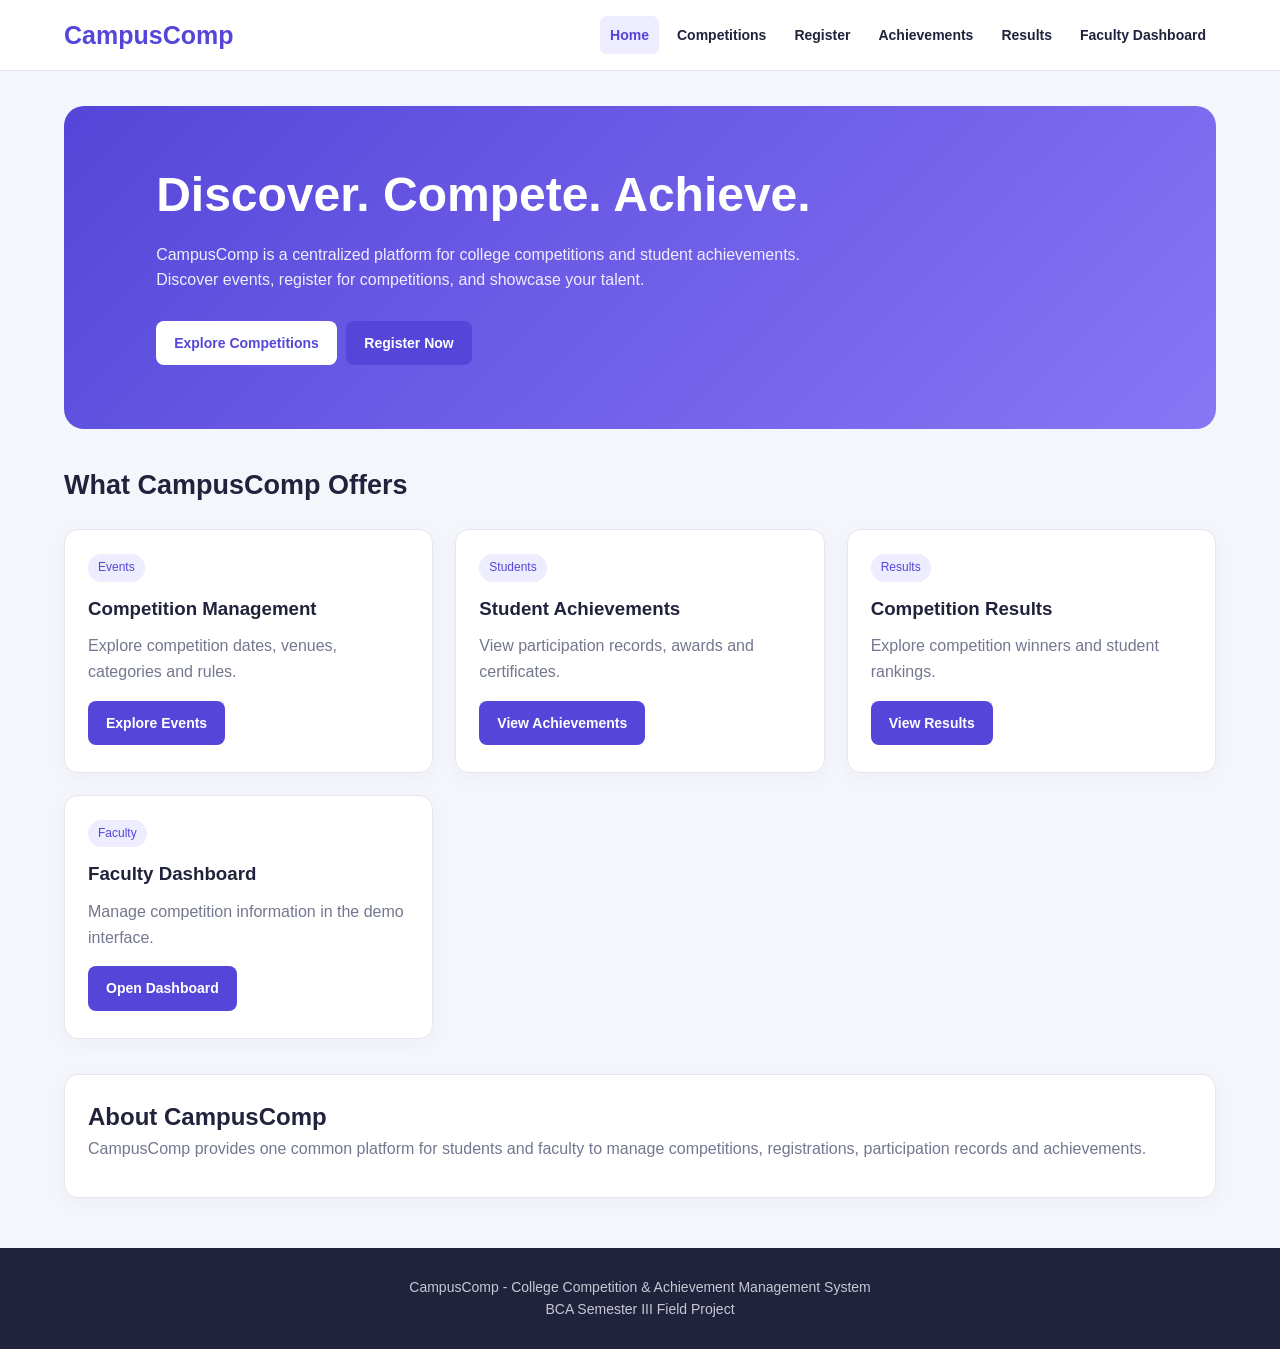
<file: index.html>
<!DOCTYPE html>
<html lang="en">
<head>
    <meta charset="UTF-8">
    <meta name="viewport" content="width=device-width, initial-scale=1.0">
    <title>CampusComp - Home</title>
    <link rel="stylesheet" href="style.css">
</head>
<body>

<nav class="navbar">
    <a class="logo" href="index.html">CampusComp</a>
    <div class="nav-links">
        <a class="active" href="index.html">Home</a>
        <a href="competitions.html">Competitions</a>
        <a href="register.html">Register</a>
        <a href="achievements.html">Achievements</a>
        <a href="results.html">Results</a>
        <a href="faculty.html">Faculty Dashboard</a>
    </div>
</nav>

<main class="container">
    <section class="hero">
        <h1>Discover. Compete. Achieve.</h1>
        <p>
            CampusComp is a centralized platform for college
            competitions and student achievements. Discover events,
            register for competitions, and showcase your talent.
        </p>
        <a href="competitions.html" class="btn btn-light">
            Explore Competitions
        </a>
        <a href="register.html" class="btn">
            Register Now
        </a>
    </section>

    <h2 class="section-title">What CampusComp Offers</h2>

    <section class="grid">
        <article class="card">
            <span class="tag">Events</span>
            <h3>Competition Management</h3>
            <p>Explore competition dates, venues, categories and rules.</p>
            <a href="competitions.html" class="btn">Explore Events</a>
        </article>

        <article class="card">
            <span class="tag">Students</span>
            <h3>Student Achievements</h3>
            <p>View participation records, awards and certificates.</p>
            <a href="achievements.html" class="btn">View Achievements</a>
        </article>

        <article class="card">
            <span class="tag">Results</span>
            <h3>Competition Results</h3>
            <p>Explore competition winners and student rankings.</p>
            <a href="results.html" class="btn">View Results</a>
        </article>

        <article class="card">
            <span class="tag">Faculty</span>
            <h3>Faculty Dashboard</h3>
            <p>Manage competition information in the demo interface.</p>
            <a href="faculty.html" class="btn">Open Dashboard</a>
        </article>
    </section>

    <section class="card">
        <h2>About CampusComp</h2>
        <p>
            CampusComp provides one common platform for students
            and faculty to manage competitions, registrations,
            participation records and achievements.
        </p>
    </section>
</main>

<footer class="footer">
    <p>CampusComp - College Competition &amp; Achievement Management System</p>
    <p>BCA Semester III Field Project</p>
</footer>

</body>
</html>
</file>
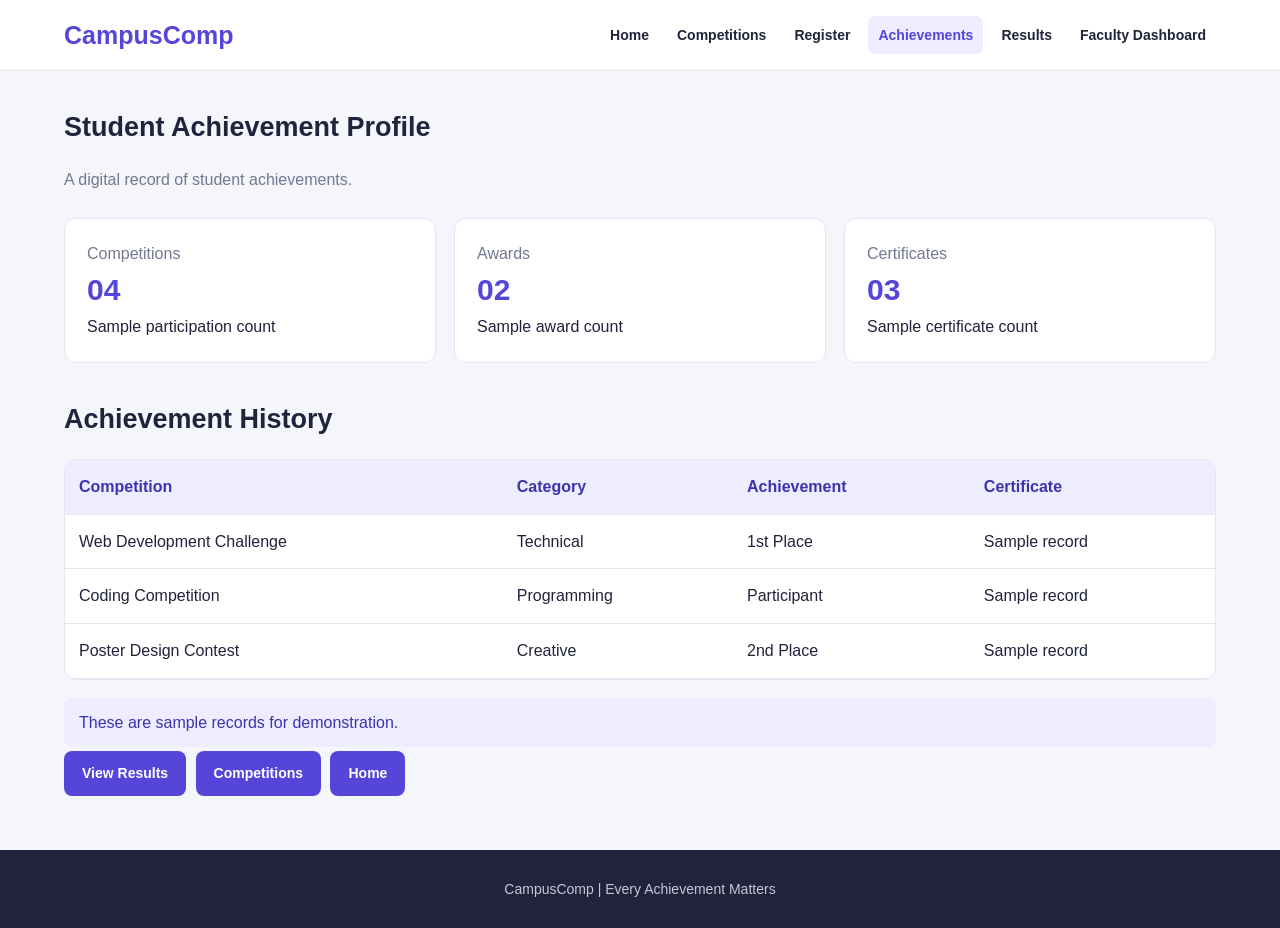
<file: achievements.html>
<!DOCTYPE html>
<html lang="en">
<head>
    <meta charset="UTF-8">
    <meta name="viewport" content="width=device-width, initial-scale=1.0">
    <title>Achievements - CampusComp</title>
    <link rel="stylesheet" href="style.css">
</head>
<body>

<nav class="navbar">
    <a class="logo" href="index.html">CampusComp</a>
    <div class="nav-links">
        <a href="index.html">Home</a>
        <a href="competitions.html">Competitions</a>
        <a href="register.html">Register</a>
        <a class="active" href="achievements.html">Achievements</a>
        <a href="results.html">Results</a>
        <a href="faculty.html">Faculty Dashboard</a>
    </div>
</nav>

<main class="container">
    <h1 class="section-title">Student Achievement Profile</h1>
    <p class="muted">A digital record of student achievements.</p>

    <section class="stats">
        <div class="stat-box">
            <p class="muted">Competitions</p>
            <h2>04</h2>
            <p>Sample participation count</p>
        </div>
        <div class="stat-box">
            <p class="muted">Awards</p>
            <h2>02</h2>
            <p>Sample award count</p>
        </div>
        <div class="stat-box">
            <p class="muted">Certificates</p>
            <h2>03</h2>
            <p>Sample certificate count</p>
        </div>
    </section>

    <h2 class="section-title">Achievement History</h2>

    <div class="table-wrap">
        <table>
            <thead>
                <tr>
                    <th>Competition</th>
                    <th>Category</th>
                    <th>Achievement</th>
                    <th>Certificate</th>
                </tr>
            </thead>
            <tbody>
                <tr>
                    <td>Web Development Challenge</td>
                    <td>Technical</td>
                    <td>1st Place</td>
                    <td>Sample record</td>
                </tr>
                <tr>
                    <td>Coding Competition</td>
                    <td>Programming</td>
                    <td>Participant</td>
                    <td>Sample record</td>
                </tr>
                <tr>
                    <td>Poster Design Contest</td>
                    <td>Creative</td>
                    <td>2nd Place</td>
                    <td>Sample record</td>
                </tr>
            </tbody>
        </table>
    </div>

    <p class="notice">These are sample records for demonstration.</p>

    <a href="results.html" class="btn">View Results</a>
    <a href="competitions.html" class="btn">Competitions</a>
    <a href="index.html" class="btn">Home</a>
</main>

<footer class="footer">
    <p>CampusComp | Every Achievement Matters</p>
</footer>

</body>
</html>
</file>
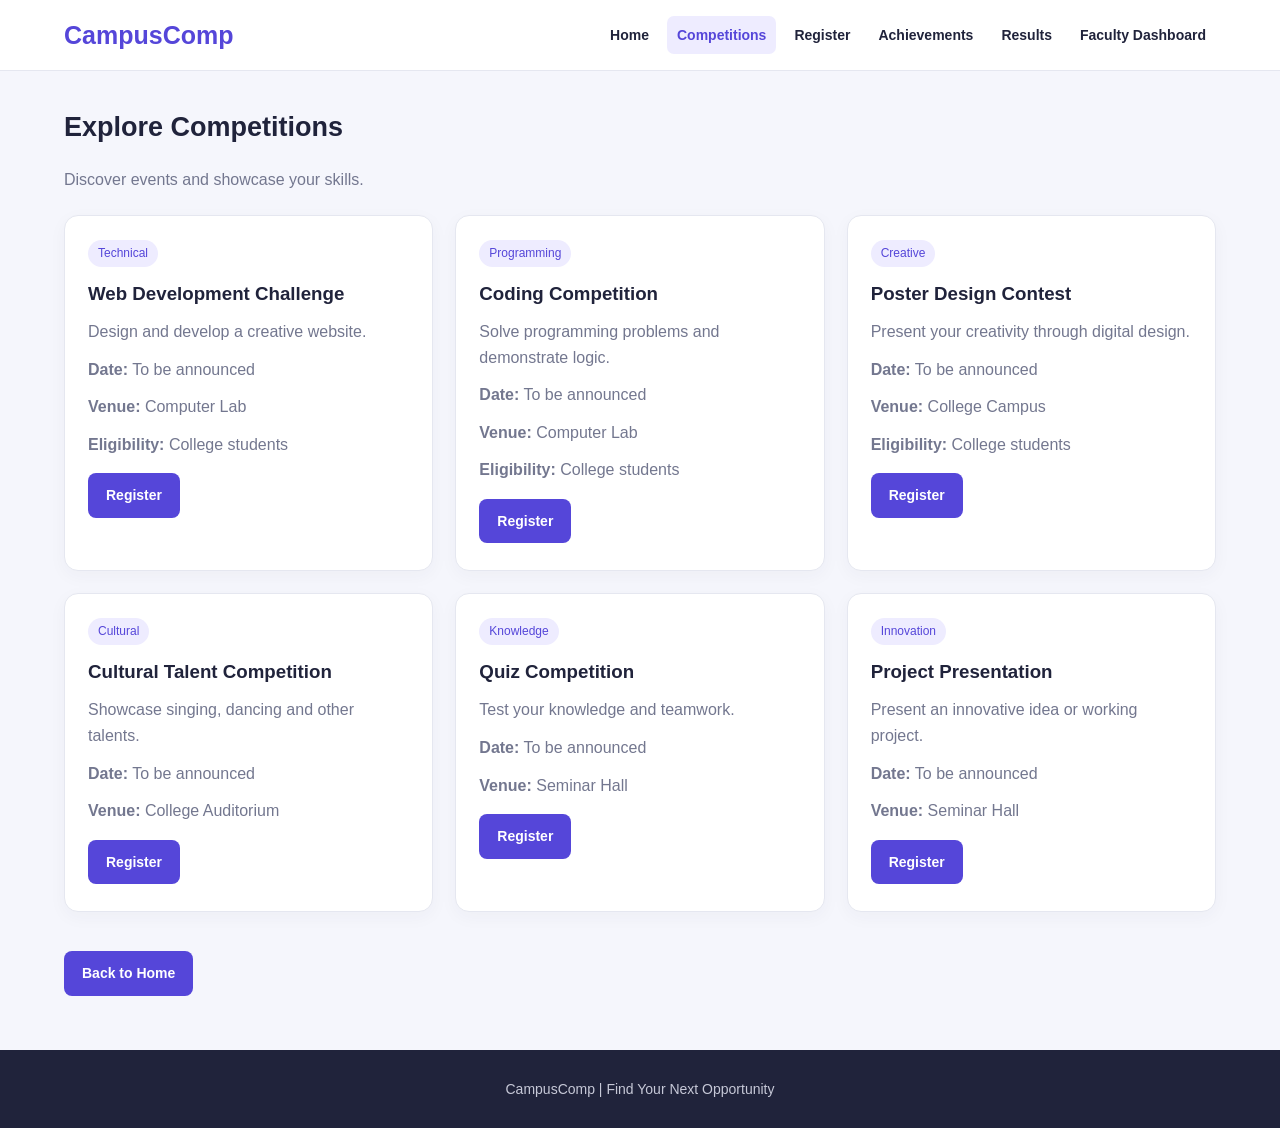
<file: competitions.html>
<!DOCTYPE html>
<html lang="en">
<head>
    <meta charset="UTF-8">
    <meta name="viewport" content="width=device-width, initial-scale=1.0">
    <title>Competitions - CampusComp</title>
    <link rel="stylesheet" href="style.css">
</head>
<body>

<nav class="navbar">
    <a class="logo" href="index.html">CampusComp</a>
    <div class="nav-links">
        <a href="index.html">Home</a>
        <a class="active" href="competitions.html">Competitions</a>
        <a href="register.html">Register</a>
        <a href="achievements.html">Achievements</a>
        <a href="results.html">Results</a>
        <a href="faculty.html">Faculty Dashboard</a>
    </div>
</nav>

<main class="container">
    <h1 class="section-title">Explore Competitions</h1>
    <p class="muted">Discover events and showcase your skills.</p>

    <section class="grid">
        <article class="card">
            <span class="tag">Technical</span>
            <h3>Web Development Challenge</h3>
            <p>Design and develop a creative website.</p>
            <p><b>Date:</b> To be announced</p>
            <p><b>Venue:</b> Computer Lab</p>
            <p><b>Eligibility:</b> College students</p>
            <a class="btn" href="register.html?competition=Web%20Development%20Challenge">Register</a>
        </article>

        <article class="card">
            <span class="tag">Programming</span>
            <h3>Coding Competition</h3>
            <p>Solve programming problems and demonstrate logic.</p>
            <p><b>Date:</b> To be announced</p>
            <p><b>Venue:</b> Computer Lab</p>
            <p><b>Eligibility:</b> College students</p>
            <a class="btn" href="register.html?competition=Coding%20Competition">Register</a>
        </article>

        <article class="card">
            <span class="tag">Creative</span>
            <h3>Poster Design Contest</h3>
            <p>Present your creativity through digital design.</p>
            <p><b>Date:</b> To be announced</p>
            <p><b>Venue:</b> College Campus</p>
            <p><b>Eligibility:</b> College students</p>
            <a class="btn" href="register.html?competition=Poster%20Design%20Contest">Register</a>
        </article>

        <article class="card">
            <span class="tag">Cultural</span>
            <h3>Cultural Talent Competition</h3>
            <p>Showcase singing, dancing and other talents.</p>
            <p><b>Date:</b> To be announced</p>
            <p><b>Venue:</b> College Auditorium</p>
            <a class="btn" href="register.html?competition=Cultural%20Talent%20Competition">Register</a>
        </article>

        <article class="card">
            <span class="tag">Knowledge</span>
            <h3>Quiz Competition</h3>
            <p>Test your knowledge and teamwork.</p>
            <p><b>Date:</b> To be announced</p>
            <p><b>Venue:</b> Seminar Hall</p>
            <a class="btn" href="register.html?competition=Quiz%20Competition">Register</a>
        </article>

        <article class="card">
            <span class="tag">Innovation</span>
            <h3>Project Presentation</h3>
            <p>Present an innovative idea or working project.</p>
            <p><b>Date:</b> To be announced</p>
            <p><b>Venue:</b> Seminar Hall</p>
            <a class="btn" href="register.html?competition=Project%20Presentation">Register</a>
        </article>
    </section>

    <a href="index.html" class="btn">Back to Home</a>
</main>

<footer class="footer">
    <p>CampusComp | Find Your Next Opportunity</p>
</footer>

</body>
</html>
</file>
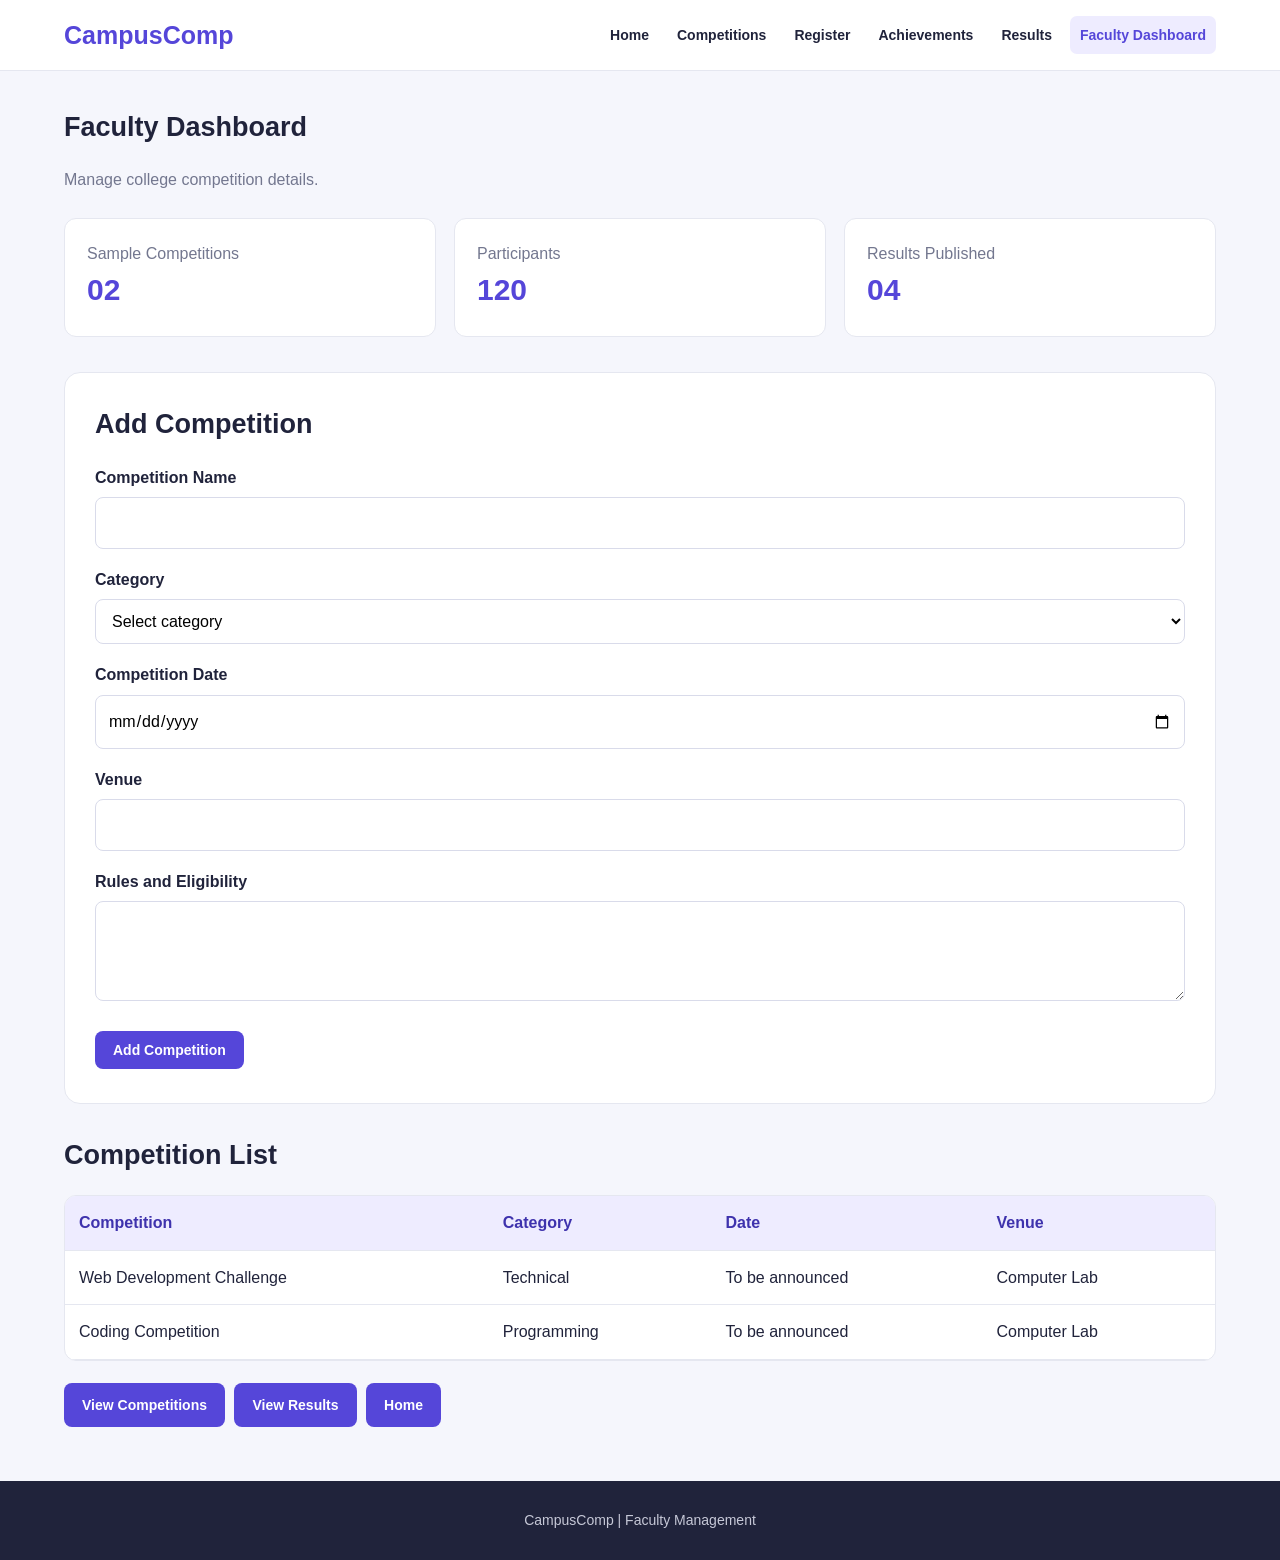
<file: faculty.html>
<!DOCTYPE html>
<html lang="en">
<head>
    <meta charset="UTF-8">
    <meta name="viewport" content="width=device-width, initial-scale=1.0">
    <title>Faculty Dashboard - CampusComp</title>
    <link rel="stylesheet" href="style.css">
</head>
<body>

<nav class="navbar">
    <a class="logo" href="index.html">CampusComp</a>
    <div class="nav-links">
        <a href="index.html">Home</a>
        <a href="competitions.html">Competitions</a>
        <a href="register.html">Register</a>
        <a href="achievements.html">Achievements</a>
        <a href="results.html">Results</a>
        <a class="active" href="faculty.html">Faculty Dashboard</a>
    </div>
</nav>

<main class="container">
    <h1 class="section-title">Faculty Dashboard</h1>
    <p class="muted">Manage college competition details.</p>

    <section class="stats">
        <div class="stat-box">
            <p class="muted">Sample Competitions</p>
            <h2 id="eventCount">02</h2>
        </div>
        <div class="stat-box">
            <p class="muted">Participants</p>
            <h2>120</h2>
        </div>
        <div class="stat-box">
            <p class="muted">Results Published</p>
            <h2>04</h2>
        </div>
    </section>

    <section class="form-card" style="max-width: 100%;">
        <h2 class="section-title">Add Competition</h2>

        <form id="competitionForm">
            <div class="form-group">
                <label for="eventName">Competition Name</label>
                <input id="eventName" type="text" required>
            </div>

            <div class="form-group">
                <label for="category">Category</label>
                <select id="category" required>
                    <option value="">Select category</option>
                    <option>Technical</option>
                    <option>Programming</option>
                    <option>Cultural</option>
                    <option>Sports</option>
                    <option>Creative</option>
                    <option>Knowledge</option>
                    <option>Innovation</option>
                </select>
            </div>

            <div class="form-group">
                <label for="eventDate">Competition Date</label>
                <input id="eventDate" type="date" required>
            </div>

            <div class="form-group">
                <label for="venue">Venue</label>
                <input id="venue" type="text" required>
            </div>

            <div class="form-group">
                <label for="rules">Rules and Eligibility</label>
                <textarea id="rules" required></textarea>
            </div>

            <button class="btn" type="submit">Add Competition</button>
            <p id="facultyMessage" class="notice" role="status" hidden></p>
        </form>
    </section>

    <h2 class="section-title" style="margin-top: 30px;">Competition List</h2>

    <div class="table-wrap">
        <table>
            <thead>
                <tr>
                    <th>Competition</th>
                    <th>Category</th>
                    <th>Date</th>
                    <th>Venue</th>
                </tr>
            </thead>
            <tbody id="competitionRows">
                <tr>
                    <td>Web Development Challenge</td>
                    <td>Technical</td>
                    <td>To be announced</td>
                    <td>Computer Lab</td>
                </tr>
                <tr>
                    <td>Coding Competition</td>
                    <td>Programming</td>
                    <td>To be announced</td>
                    <td>Computer Lab</td>
                </tr>
            </tbody>
        </table>
    </div>

    <a href="competitions.html" class="btn">View Competitions</a>
    <a href="results.html" class="btn">View Results</a>
    <a href="index.html" class="btn">Home</a>
</main>

<footer class="footer">
    <p>CampusComp | Faculty Management</p>
</footer>

<script>
document.getElementById("competitionForm").addEventListener("submit", function(event) {
    event.preventDefault();

    const values = [
        document.getElementById("eventName").value.trim(),
        document.getElementById("category").value,
        document.getElementById("eventDate").value,
        document.getElementById("venue").value.trim()
    ];

    const row = document.createElement("tr");

    values.forEach(function(value) {
        const cell = document.createElement("td");
        cell.textContent = value;
        row.appendChild(cell);
    });

    document.getElementById("competitionRows").appendChild(row);

    const count = document.getElementById("eventCount");
    count.textContent = String(Number(count.textContent) + 1).padStart(2, "0");

    const message = document.getElementById("facultyMessage");
    message.hidden = false;
    message.textContent = "Competition added to this page's demo table.";

    this.reset();
});
</script>

</body>
</html>
</file>
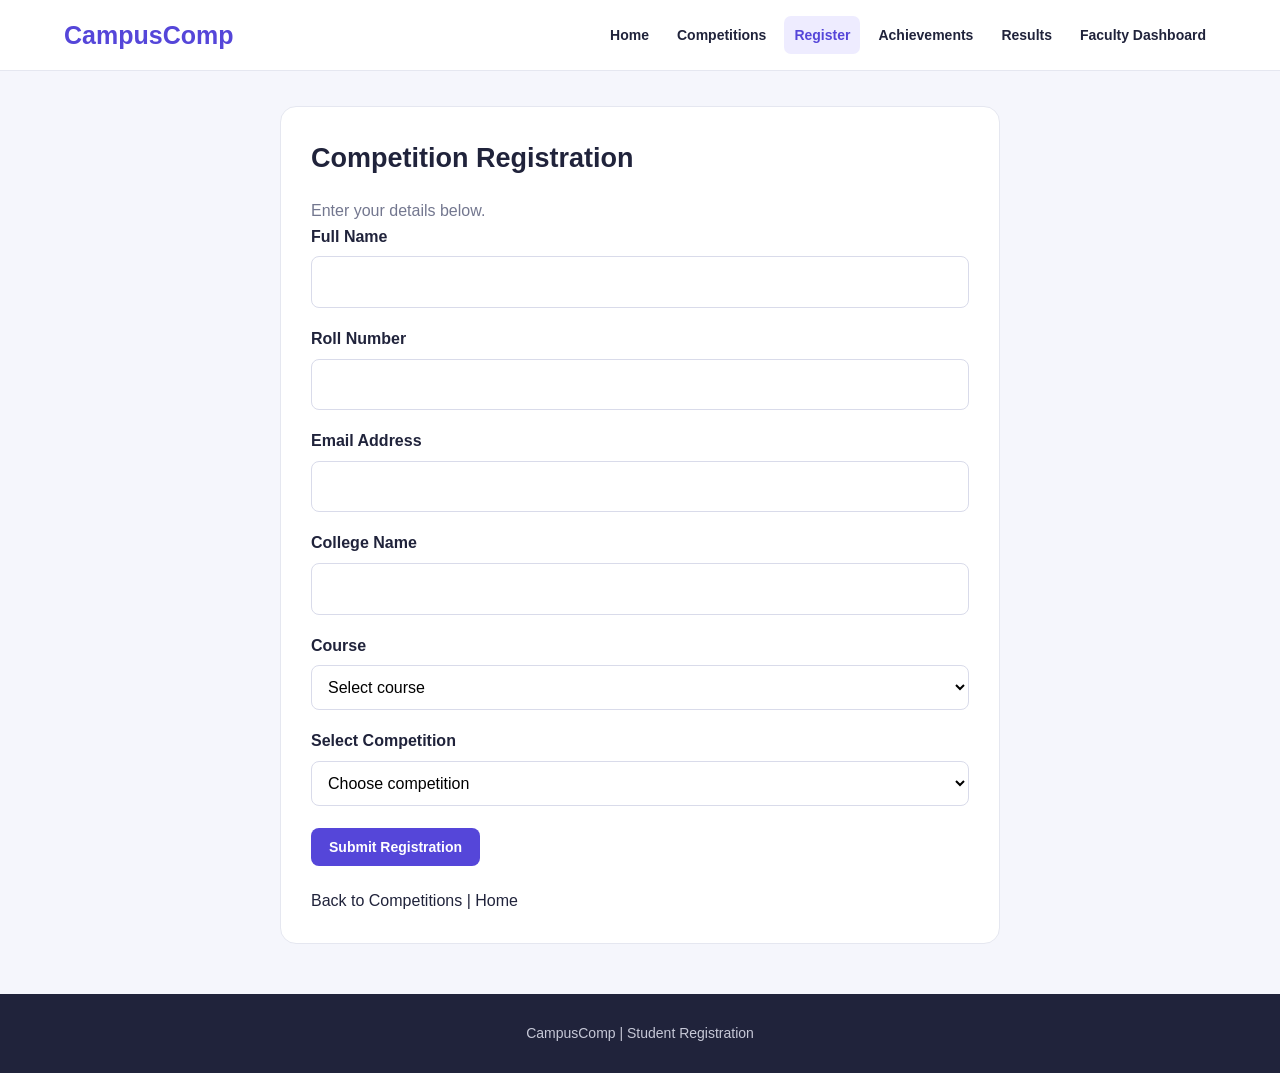
<file: register.html>
<!DOCTYPE html>
<html lang="en">
<head>
    <meta charset="UTF-8">
    <meta name="viewport" content="width=device-width, initial-scale=1.0">
    <title>Student Registration - CampusComp</title>
    <link rel="stylesheet" href="style.css">
</head>
<body>

<nav class="navbar">
    <a class="logo" href="index.html">CampusComp</a>
    <div class="nav-links">
        <a href="index.html">Home</a>
        <a href="competitions.html">Competitions</a>
        <a class="active" href="register.html">Register</a>
        <a href="achievements.html">Achievements</a>
        <a href="results.html">Results</a>
        <a href="faculty.html">Faculty Dashboard</a>
    </div>
</nav>

<main class="container">
    <div class="form-card">
        <h1 class="section-title">Competition Registration</h1>
        <p class="muted">Enter your details below.</p>

        <form id="registrationForm">
            <div class="form-group">
                <label for="studentName">Full Name</label>
                <input id="studentName" type="text" required>
            </div>

            <div class="form-group">
                <label for="rollNumber">Roll Number</label>
                <input id="rollNumber" type="text" required>
            </div>

            <div class="form-group">
                <label for="email">Email Address</label>
                <input id="email" type="email" required>
            </div>

            <div class="form-group">
                <label for="college">College Name</label>
                <input id="college" type="text" required>
            </div>

            <div class="form-group">
                <label for="course">Course</label>
                <select id="course" required>
                    <option value="">Select course</option>
                    <option>BCA</option>
                    <option>BBA</option>
                    <option>B.Com</option>
                    <option>Other</option>
                </select>
            </div>

            <div class="form-group">
                <label for="competition">Select Competition</label>
                <select id="competition" required>
                    <option value="">Choose competition</option>
                    <option>Web Development Challenge</option>
                    <option>Coding Competition</option>
                    <option>Poster Design Contest</option>
                    <option>Cultural Talent Competition</option>
                    <option>Quiz Competition</option>
                    <option>Project Presentation</option>
                </select>
            </div>

            <button type="submit" class="btn">Submit Registration</button>

            <p id="message" class="notice" role="status" hidden></p>
        </form>

        <p style="margin-top: 18px;">
            <a href="competitions.html">Back to Competitions</a> |
            <a href="index.html">Home</a>
        </p>
    </div>
</main>

<footer class="footer">
    <p>CampusComp | Student Registration</p>
</footer>

<script>
const competitionSelect = document.getElementById("competition");
const selectedCompetition =
    new URLSearchParams(window.location.search).get("competition");

if (selectedCompetition) {
    for (const option of competitionSelect.options) {
        if (option.text === selectedCompetition) {
            competitionSelect.value = option.value;
        }
    }
}

document.getElementById("registrationForm").addEventListener("submit", function(event) {
    event.preventDefault();

    const message = document.getElementById("message");
    message.hidden = false;
    message.textContent =
        "Demo submitted successfully. Data has not been saved to a database.";

    this.reset();
});
</script>

</body>
</html>
</file>
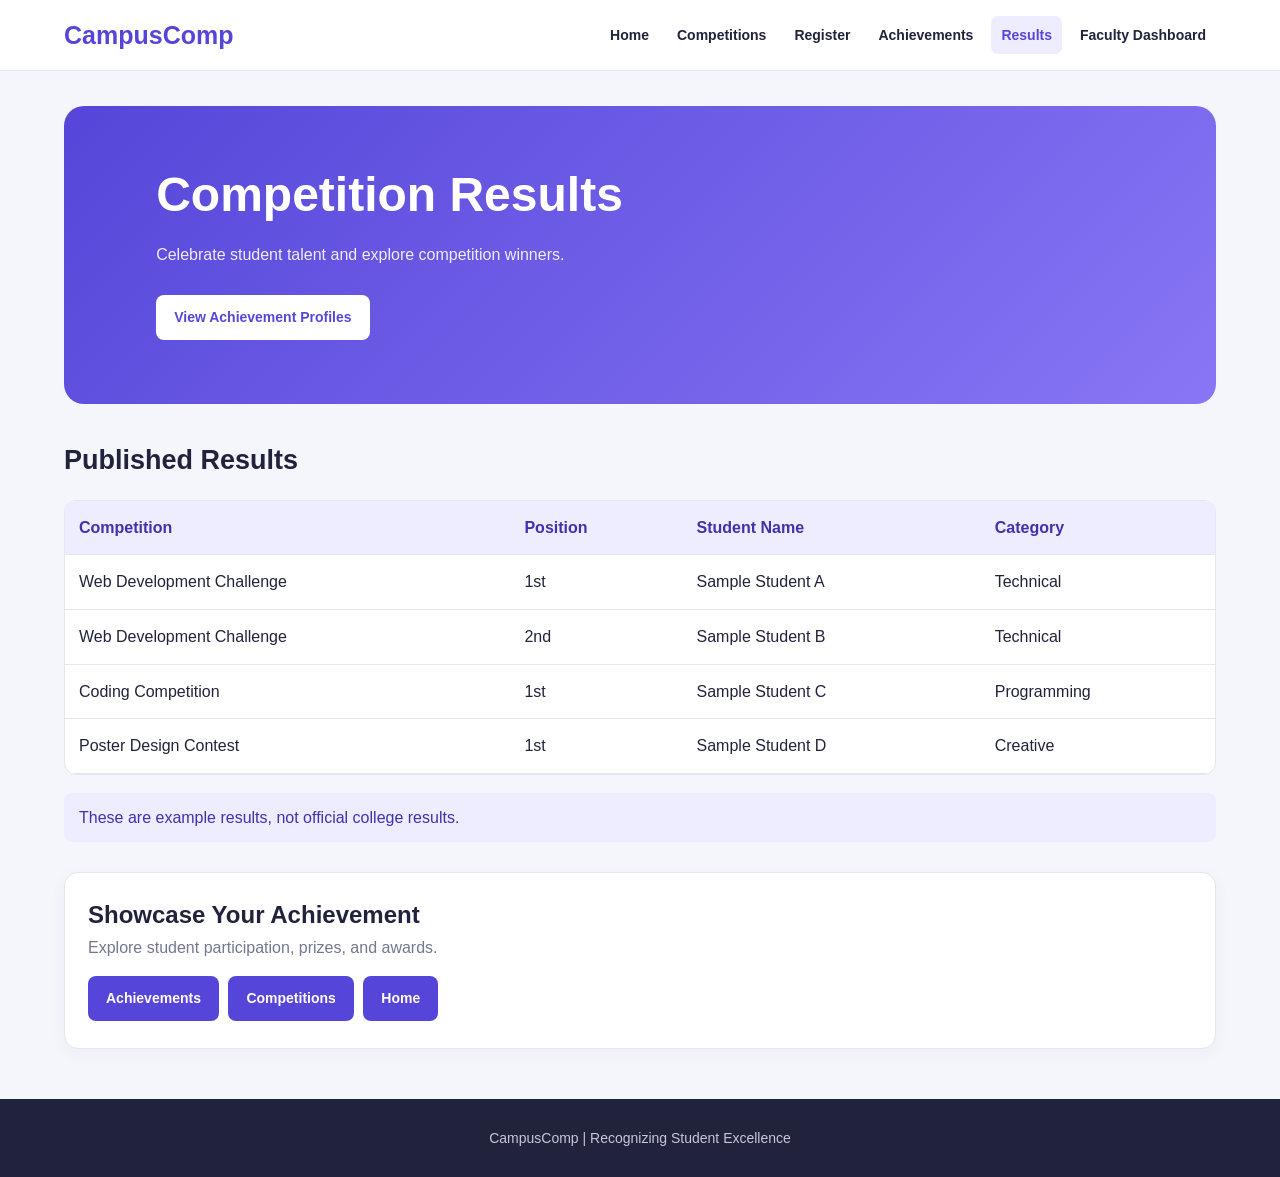
<file: results.html>
<!DOCTYPE html>
<html lang="en">
<head>
    <meta charset="UTF-8">
    <meta name="viewport" content="width=device-width, initial-scale=1.0">
    <title>Competition Results - CampusComp</title>
    <link rel="stylesheet" href="style.css">
</head>
<body>

<nav class="navbar">
    <a class="logo" href="index.html">CampusComp</a>
    <div class="nav-links">
        <a href="index.html">Home</a>
        <a href="competitions.html">Competitions</a>
        <a href="register.html">Register</a>
        <a href="achievements.html">Achievements</a>
        <a class="active" href="results.html">Results</a>
        <a href="faculty.html">Faculty Dashboard</a>
    </div>
</nav>

<main class="container">
    <section class="hero">
        <h1>Competition Results</h1>
        <p>Celebrate student talent and explore competition winners.</p>
        <a href="achievements.html" class="btn btn-light">
            View Achievement Profiles
        </a>
    </section>

    <h2 class="section-title">Published Results</h2>

    <div class="table-wrap">
        <table>
            <thead>
                <tr>
                    <th>Competition</th>
                    <th>Position</th>
                    <th>Student Name</th>
                    <th>Category</th>
                </tr>
            </thead>
            <tbody>
                <tr>
                    <td>Web Development Challenge</td>
                    <td>1st</td>
                    <td>Sample Student A</td>
                    <td>Technical</td>
                </tr>
                <tr>
                    <td>Web Development Challenge</td>
                    <td>2nd</td>
                    <td>Sample Student B</td>
                    <td>Technical</td>
                </tr>
                <tr>
                    <td>Coding Competition</td>
                    <td>1st</td>
                    <td>Sample Student C</td>
                    <td>Programming</td>
                </tr>
                <tr>
                    <td>Poster Design Contest</td>
                    <td>1st</td>
                    <td>Sample Student D</td>
                    <td>Creative</td>
                </tr>
            </tbody>
        </table>
    </div>

    <p class="notice">These are example results, not official college results.</p>

    <section class="card" style="margin-top: 30px;">
        <h2>Showcase Your Achievement</h2>
        <p>Explore student participation, prizes, and awards.</p>
        <a href="achievements.html" class="btn">Achievements</a>
        <a href="competitions.html" class="btn">Competitions</a>
        <a href="index.html" class="btn">Home</a>
    </section>
</main>

<footer class="footer">
    <p>CampusComp | Recognizing Student Excellence</p>
</footer>

</body>
</html>
</file>
<file: style.css>
* {
    margin: 0;
    padding: 0;
    box-sizing: border-box;
}

:root {
    --primary: #5546d9;
    --dark: #3e32ad;
    --background: #f5f6fc;
    --white: #ffffff;
    --text: #20233b;
    --muted: #73778f;
    --border: #e5e7f0;
}

body {
    font-family: Arial, sans-serif;
    background: var(--background);
    color: var(--text);
    line-height: 1.6;
}

a {
    text-decoration: none;
    color: inherit;
}

.navbar {
    position: sticky;
    top: 0;
    z-index: 100;
    background: white;
    padding: 15px 5%;
    display: flex;
    justify-content: space-between;
    align-items: center;
    flex-wrap: wrap;
    gap: 15px;
    border-bottom: 1px solid var(--border);
}

.logo {
    font-size: 25px;
    font-weight: bold;
    color: var(--primary);
}

.nav-links {
    display: flex;
    flex-wrap: wrap;
    gap: 8px;
}

.nav-links a {
    padding: 8px 10px;
    font-size: 14px;
    font-weight: bold;
    border-radius: 7px;
}

.nav-links a:hover,
.nav-links a.active {
    background: #eeecff;
    color: var(--primary);
}

.container {
    width: 90%;
    max-width: 1200px;
    min-height: 55vh;
    margin: 35px auto;
}

.hero {
    background: linear-gradient(135deg, #5546d9, #8876f5);
    color: white;
    padding: 60px 8%;
    border-radius: 20px;
    margin-bottom: 35px;
}

.hero h1 {
    font-size: clamp(30px, 5vw, 48px);
    line-height: 1.2;
    margin-bottom: 18px;
}

.hero p {
    max-width: 700px;
    margin-bottom: 24px;
    color: #f0edff;
}

.section-title {
    font-size: 27px;
    margin-bottom: 18px;
}

.grid {
    display: grid;
    grid-template-columns: repeat(3, minmax(0, 1fr));
    gap: 22px;
    margin: 22px 0 35px;
}

.card {
    background: white;
    border: 1px solid var(--border);
    border-radius: 14px;
    padding: 23px;
    box-shadow: 0 5px 18px rgba(40, 40, 80, 0.04);
}

.card h3 {
    margin-bottom: 10px;
}

.card p {
    color: var(--muted);
    margin-bottom: 12px;
}

.btn {
    display: inline-block;
    background: var(--primary);
    color: white;
    border: none;
    border-radius: 8px;
    padding: 11px 18px;
    margin: 4px 5px 4px 0;
    font-size: 14px;
    font-weight: bold;
    cursor: pointer;
}

.btn:hover {
    background: var(--dark);
}

.btn-light {
    background: white;
    color: var(--primary);
}

.btn-light:hover {
    background: #eeecff;
}

.tag {
    display: inline-block;
    background: #eeecff;
    color: var(--primary);
    border-radius: 20px;
    padding: 4px 10px;
    font-size: 12px;
    margin-bottom: 12px;
}

.stats {
    display: grid;
    grid-template-columns: repeat(3, 1fr);
    gap: 18px;
    margin: 25px 0 35px;
}

.stat-box {
    background: white;
    border: 1px solid var(--border);
    border-radius: 12px;
    padding: 22px;
}

.stat-box h2 {
    color: var(--primary);
    font-size: 30px;
}

.muted {
    color: var(--muted);
}

.form-card {
    max-width: 720px;
    margin: auto;
    padding: 30px;
    background: white;
    border: 1px solid var(--border);
    border-radius: 16px;
}

.form-group {
    margin-bottom: 18px;
}

.form-group label {
    display: block;
    font-weight: bold;
    margin-bottom: 7px;
}

input,
select,
textarea {
    width: 100%;
    padding: 12px;
    border: 1px solid #d9dbea;
    border-radius: 8px;
    font: inherit;
    background: white;
}

input:focus,
select:focus,
textarea:focus {
    outline: 2px solid #d4ceff;
    border-color: var(--primary);
}

textarea {
    min-height: 100px;
    resize: vertical;
}

.table-wrap {
    overflow-x: auto;
    background: white;
    border: 1px solid var(--border);
    border-radius: 12px;
    margin: 18px 0;
}

table {
    width: 100%;
    min-width: 600px;
    border-collapse: collapse;
}

th,
td {
    padding: 14px;
    text-align: left;
    border-bottom: 1px solid var(--border);
}

th {
    background: #eeecff;
    color: var(--dark);
}

.notice {
    background: #eeecff;
    color: var(--dark);
    padding: 12px 15px;
    border-radius: 8px;
    margin-top: 15px;
}

.footer {
    background: #20233b;
    color: white;
    padding: 28px 6%;
    text-align: center;
    margin-top: 50px;
}

.footer p {
    color: #c6c8d7;
    font-size: 14px;
}

@media (max-width: 850px) {
    .grid {
        grid-template-columns: repeat(2, minmax(0, 1fr));
    }
}

@media (max-width: 600px) {
    .grid,
    .stats {
        grid-template-columns: 1fr;
    }

    .container {
        width: 92%;
        margin: 22px auto;
    }

    .hero {
        padding: 35px 24px;
    }

    .form-card {
        padding: 20px;
    }

    .navbar {
        flex-direction: column;
        align-items: flex-start;
    }

    .nav-links a {
        font-size: 12px;
        padding: 7px;
    }
}
</file>
